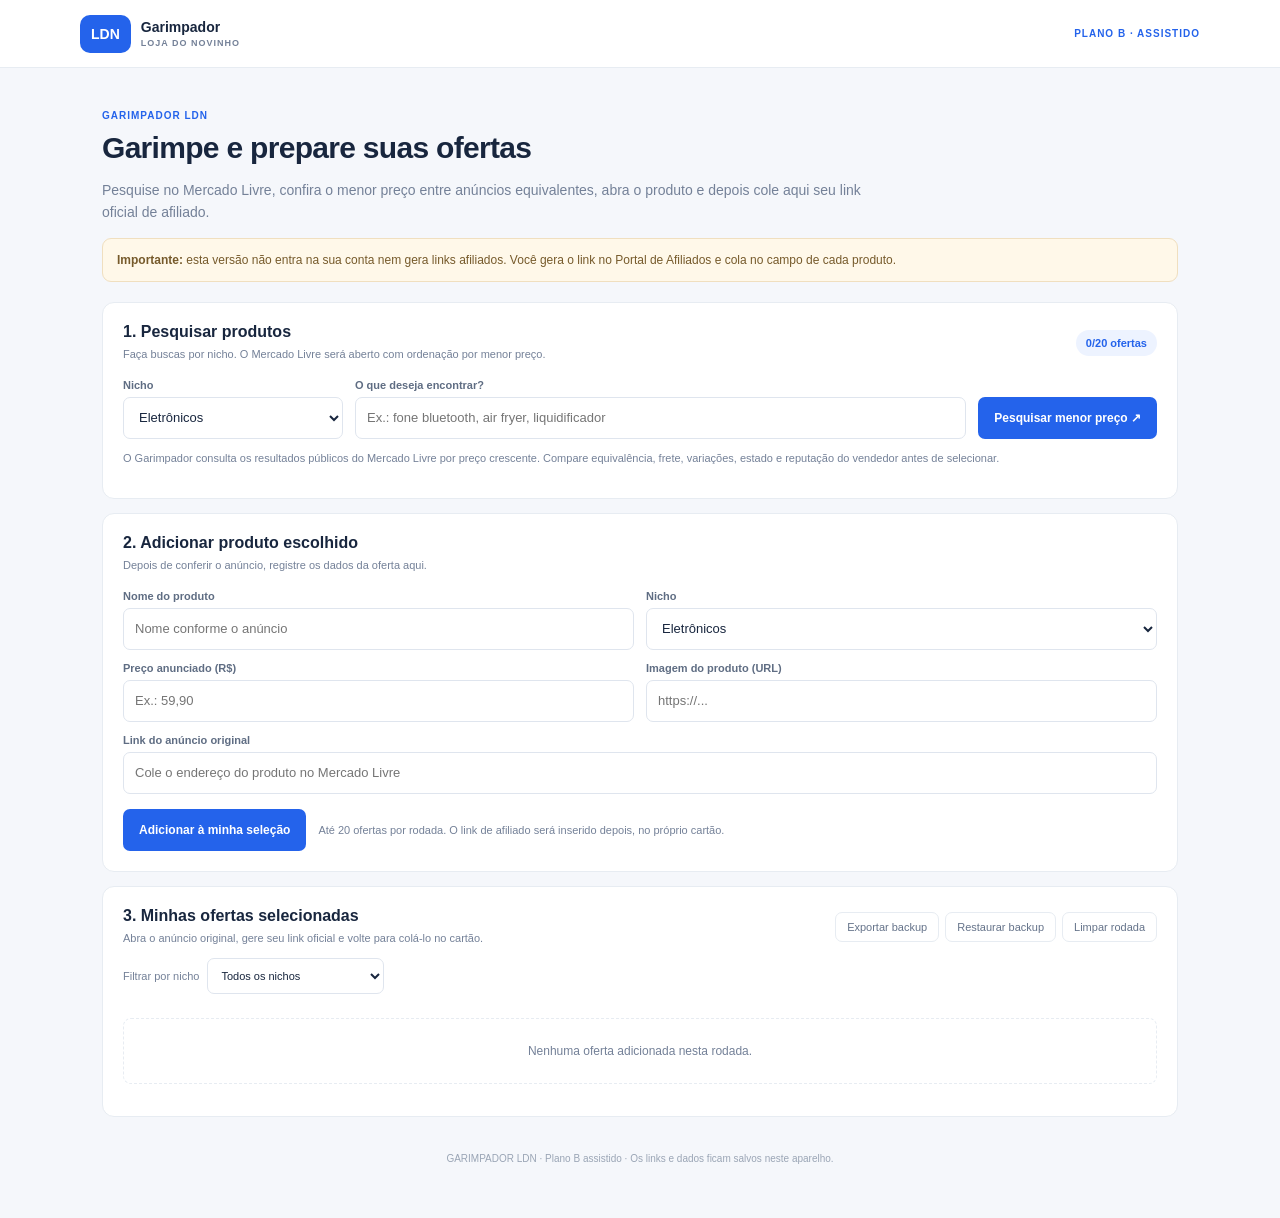
<file: garimpador/plano-b.html>
<!doctype html>
<html lang="pt-BR">
<head>
<meta charset="utf-8"><meta name="viewport" content="width=device-width,initial-scale=1,viewport-fit=cover">
<meta name="theme-color" content="#2463eb"><meta name="description" content="Garimpador LDN — seleção assistida de ofertas e links oficiais de afiliado.">
<link rel="stylesheet" href="plano-b.css"><title>Garimpador LDN | Plano B</title>
</head>
<body>
<header class="top"><a class="brand" href="index.html"><span>LDN</span><b>Garimpador <small>LOJA DO NOVINHO</small></b></a><span class="mode">PLANO B · ASSISTIDO</span></header>
<main>
<section class="intro"><p class="eyebrow">GARIMPADOR LDN</p><h1>Garimpe e prepare suas ofertas</h1><p>Pesquise no Mercado Livre, confira o menor preço entre anúncios equivalentes, abra o produto e depois cole aqui seu link oficial de afiliado.</p><div class="notice"><b>Importante:</b> esta versão não entra na sua conta nem gera links afiliados. Você gera o link no Portal de Afiliados e cola no campo de cada produto.</div></section>
<section class="panel search-panel">
<div class="section-title"><div><h2>1. Pesquisar produtos</h2><p>Faça buscas por nicho. O Mercado Livre será aberto com ordenação por menor preço.</p></div><span class="count" id="roundCount">0/20 ofertas</span></div>
<div class="search-grid">
<label>Nicho<select id="niche"><option>Eletrônicos</option><option>Celulares e acessórios</option><option>Informática</option><option>Casa e decoração</option><option>Cozinha</option><option>Cama, mesa e banho</option><option>Moda e acessórios</option><option>Beleza e cuidados pessoais</option><option>Ferramentas</option><option>Eletrodomésticos</option><option>Ofertas e promoções</option></select></label>
<label>O que deseja encontrar?<input id="query" type="search" maxlength="100" placeholder="Ex.: fone bluetooth, air fryer, liquidificador"></label>
<button id="searchButton" class="primary">Pesquisar menor preço ↗</button>
</div><p class="hint">O Garimpador consulta os resultados públicos do Mercado Livre por preço crescente. Compare equivalência, frete, variações, estado e reputação do vendedor antes de selecionar.</p><div id="searchStatus" class="search-status" aria-live="polite"></div><div id="searchResults" class="search-results"></div>
</section>
<section class="panel add-panel">
<div class="section-title"><div><h2>2. Adicionar produto escolhido</h2><p>Depois de conferir o anúncio, registre os dados da oferta aqui.</p></div></div>
<form id="productForm">
<div class="form-grid">
<label>Nome do produto<input id="productName" required maxlength="160" placeholder="Nome conforme o anúncio"></label>
<label>Nicho<select id="productNiche"><option>Eletrônicos</option><option>Celulares e acessórios</option><option>Informática</option><option>Casa e decoração</option><option>Cozinha</option><option>Cama, mesa e banho</option><option>Moda e acessórios</option><option>Beleza e cuidados pessoais</option><option>Ferramentas</option><option>Eletrodomésticos</option><option>Ofertas e promoções</option></select></label>
<label>Preço anunciado (R$)<input id="productPrice" required inputmode="decimal" placeholder="Ex.: 59,90"></label>
<label>Imagem do produto (URL)<input id="productImage" type="url" placeholder="https://..."></label>
<label class="wide">Link do anúncio original<input id="productUrl" type="url" required placeholder="Cole o endereço do produto no Mercado Livre"></label>
</div>
<div class="form-actions"><button class="primary" type="submit">Adicionar à minha seleção</button><span class="hint">Até 20 ofertas por rodada. O link de afiliado será inserido depois, no próprio cartão.</span></div>
</form>
</section>
<section class="panel offers-panel">
<div class="section-title"><div><h2>3. Minhas ofertas selecionadas</h2><p>Abra o anúncio original, gere seu link oficial e volte para colá-lo no cartão.</p></div><div class="backup-actions"><button id="exportBackup" class="subtle" type="button">Exportar backup</button><button id="importBackupButton" class="subtle" type="button">Restaurar backup</button><input id="importBackup" type="file" accept="application/json,.json" hidden><button id="clearRound" class="subtle" type="button">Limpar rodada</button></div></div>
<label class="filter-label">Filtrar por nicho<select id="offerFilter"><option value="">Todos os nichos</option><option>Eletrônicos</option><option>Celulares e acessórios</option><option>Informática</option><option>Casa e decoração</option><option>Cozinha</option><option>Cama, mesa e banho</option><option>Moda e acessórios</option><option>Beleza e cuidados pessoais</option><option>Ferramentas</option><option>Eletrodomésticos</option><option>Ofertas e promoções</option></select></label><div id="offers" class="offers"><p class="empty">Nenhuma oferta adicionada nesta rodada.</p></div>
</section>
<footer>GARIMPADOR LDN · Plano B assistido · Os links e dados ficam salvos neste aparelho.</footer>
</main>
<div id="toast" role="status" class="toast"></div>
<script src="plano-b.js"></script>
</body></html>
</file>
<file: garimpador/plano-b.css>
:root{--blue:#2463eb;--navy:#132744;--ink:#18263e;--muted:#748198;--line:#e7ecf2;--bg:#f5f7fb;--green:#16845b}*{box-sizing:border-box}body{margin:0;background:var(--bg);color:var(--ink);font:14px Inter,-apple-system,BlinkMacSystemFont,"Segoe UI",sans-serif}.top{height:68px;background:white;border-bottom:1px solid var(--line);display:flex;align-items:center;justify-content:space-between;padding:0 max(20px,calc((100% - 1120px)/2))}.brand{display:flex;align-items:center;gap:10px;text-decoration:none;color:var(--ink)}.brand>span{background:var(--blue);color:white;font-weight:800;border-radius:10px;padding:11px}.brand b{font-size:14px}.brand small{display:block;font-size:9px;color:var(--muted);letter-spacing:1px;margin-top:3px}.mode,.eyebrow{font-size:10px;letter-spacing:1px;font-weight:750;color:var(--blue)}main{max-width:1120px;margin:0 auto;padding:32px 22px}.intro{margin-bottom:20px}.intro h1{font-size:30px;letter-spacing:-.7px;margin:6px 0}.intro>p:not(.eyebrow){color:var(--muted);line-height:1.6;max-width:760px}.notice{background:#fff8e9;border:1px solid #f0dfbf;border-radius:9px;padding:12px 14px;color:#765a2b;font-size:12px;line-height:1.55;margin-top:14px}.panel{background:white;border:1px solid var(--line);border-radius:12px;padding:20px;margin:14px 0}.section-title{display:flex;justify-content:space-between;align-items:center;gap:12px;margin-bottom:16px}.section-title h2{font-size:16px;margin:0 0 5px}.section-title p,.hint{font-size:11px;color:var(--muted);line-height:1.5;margin:0}.count{background:#edf3ff;color:var(--blue);padding:7px 10px;border-radius:20px;font-size:11px;font-weight:700;white-space:nowrap}.search-grid{display:grid;grid-template-columns:220px 1fr auto;gap:12px;align-items:end}.form-grid{display:grid;grid-template-columns:1fr 1fr;gap:12px}.search-grid label,.form-grid label{display:grid;gap:6px;font-size:11px;color:#5f6d83;font-weight:650}.search-grid input,.search-grid select,.form-grid input,.form-grid select{width:100%;height:42px;border:1px solid #dfe5ee;border-radius:7px;padding:0 11px;font:13px Inter,-apple-system,BlinkMacSystemFont,"Segoe UI",sans-serif;color:var(--ink);background:white}.primary{height:42px;border:0;border-radius:7px;background:var(--blue);color:white;padding:0 16px;font-weight:700;font-size:12px;cursor:pointer}.primary:disabled{opacity:.5;cursor:not-allowed}.search-panel>.hint{margin-top:11px}.wide{grid-column:1/-1}.form-actions{display:flex;align-items:center;gap:12px;margin-top:15px}.subtle{border:1px solid var(--line);background:white;border-radius:7px;padding:8px 11px;color:#65738a;font-size:11px;cursor:pointer}.filter-label{display:flex;align-items:center;gap:8px;font-size:11px;color:var(--muted);margin:-4px 0 12px}.filter-label select{height:36px;border:1px solid #dfe5ee;border-radius:7px;padding:0 9px;background:white;color:var(--ink);font-size:11px}.backup-actions{display:flex;gap:6px;flex-wrap:wrap;justify-content:flex-end}.fallback-link{display:inline-block;margin:8px 0}.search-status{font-size:11px;color:var(--muted);margin:12px 0 8px}.search-results{display:grid;grid-template-columns:repeat(auto-fill,minmax(260px,1fr));gap:10px;margin-top:10px}.result-card{display:flex;gap:10px;border:1px solid var(--line);border-radius:9px;padding:10px;min-width:0}.result-card img{width:76px;height:76px;object-fit:contain;background:#f3f5f8;border-radius:7px;flex:none}.result-info{min-width:0}.result-info h3{font-size:11px;line-height:1.4;margin:0 0 5px}.result-info .price{font-size:16px;margin:3px 0}.result-actions{display:flex;flex-wrap:wrap;gap:6px;margin-top:8px}.btn:disabled{opacity:.5;cursor:not-allowed}.btn.whatsapp{background:#e9f7ef;color:#16845b}.offers{display:grid;grid-template-columns:repeat(auto-fill,minmax(300px,1fr));gap:12px}.offer{border:1px solid var(--line);border-radius:10px;padding:13px;display:grid;grid-template-columns:82px 1fr;gap:12px;min-width:0}.offer img,.no-image{width:82px;height:82px;object-fit:contain;border-radius:8px;background:#f3f5f8}.no-image{display:grid;place-items:center;color:#9aa5b5;font-size:10px;text-align:center;padding:5px}.offer-body{min-width:0}.offer h3{font-size:13px;line-height:1.35;margin:1px 0 6px}.meta{font-size:10px;color:var(--muted);line-height:1.5}.price{font-size:18px;color:var(--green);font-weight:800;margin:5px 0}.best{display:inline-block;background:#eaf7f0;color:var(--green);font-size:9px;font-weight:750;border-radius:20px;padding:4px 7px;margin-bottom:7px}.offer-actions{grid-column:1/-1;display:flex;flex-wrap:wrap;gap:7px}.link-row{grid-column:1/-1;border-top:1px solid var(--line);padding-top:10px;display:grid;gap:7px}.link-row label{font-size:10px;font-weight:700;color:#56647a}.link-row input{height:39px;width:100%;border:1px solid #dfe5ee;border-radius:7px;padding:0 10px;font-size:12px}.link-status{font-size:10px;color:var(--green);overflow-wrap:anywhere}.btn{border:0;border-radius:6px;padding:9px 10px;font-size:10px;font-weight:700;cursor:pointer;text-decoration:none;background:#edf3ff;color:#2e63ca}.btn.green{background:#eaf7f0;color:#14835a}.btn.danger{background:#fff0f0;color:#b84c4c}.empty{grid-column:1/-1;padding:25px;text-align:center;color:var(--muted);font-size:12px;border:1px dashed var(--line);border-radius:8px}footer{text-align:center;color:#9aa5b5;font-size:10px;padding:22px 0}.toast{position:fixed;bottom:18px;left:50%;transform:translate(-50%,15px);background:var(--navy);color:white;padding:11px 16px;border-radius:8px;font-size:11px;opacity:0;transition:.2s;pointer-events:none}.toast.show{opacity:1;transform:translate(-50%,0)}@media(max-width:720px){.backup-actions{justify-content:flex-start}.top{height:60px;padding:0 14px}.mode{font-size:9px}main{padding:22px 12px}.intro h1{font-size:24px}.panel{padding:15px 12px}.search-grid{grid-template-columns:1fr}.search-grid .primary{width:100%}.form-grid{grid-template-columns:1fr}.wide{grid-column:auto}.form-actions{align-items:stretch;flex-direction:column}.form-actions .primary{width:100%}.offers{grid-template-columns:1fr}.offer{grid-template-columns:68px 1fr;gap:10px}.offer img,.no-image{width:68px;height:68px}.section-title{align-items:flex-start}.section-title p{max-width:250px}.count{font-size:10px}.offer-actions .btn{font-size:11px;padding:10px}.link-row input{height:43px;font-size:14px}}
</file>
